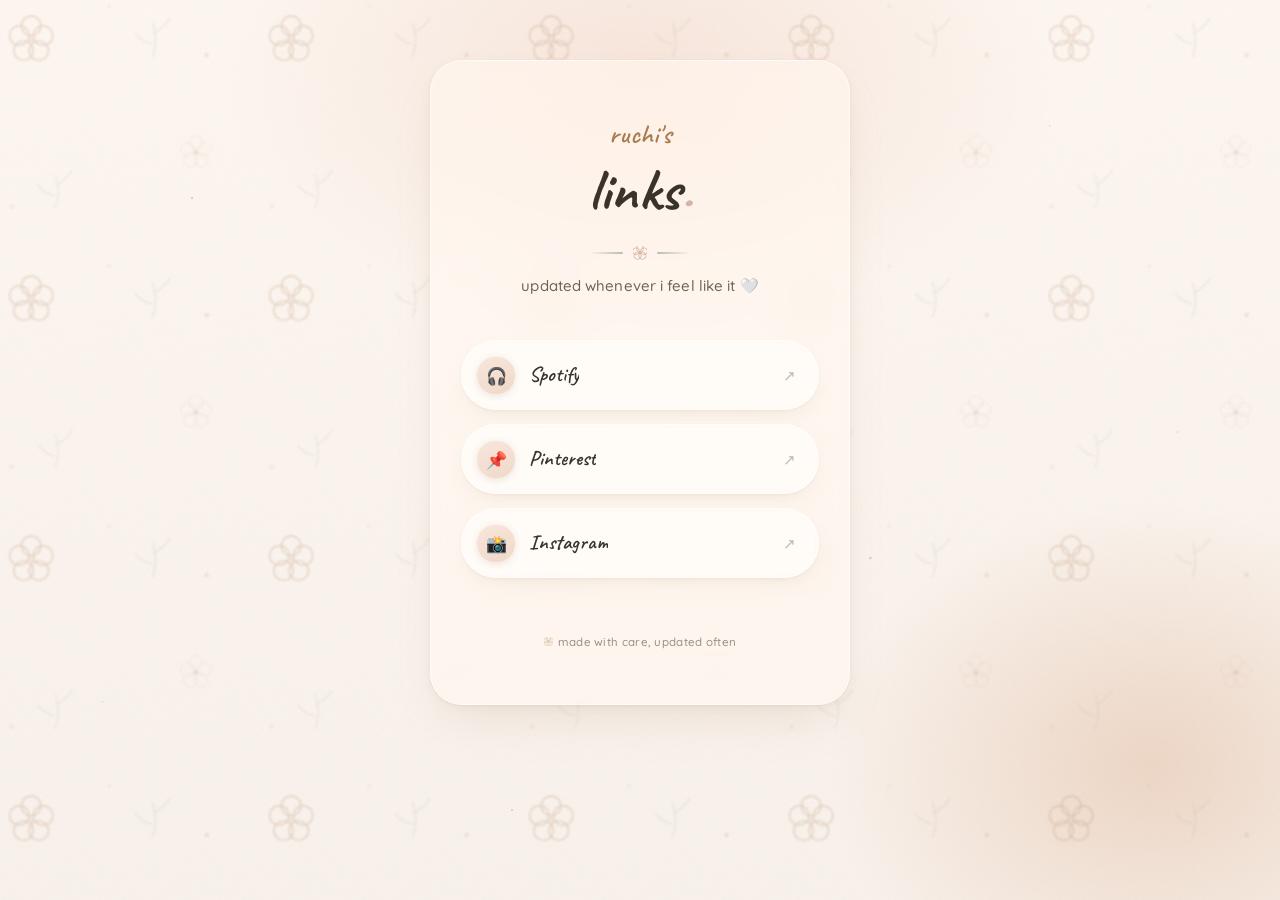
<file: index.html>
<!DOCTYPE html>
<html lang="en">
<head>
<meta charset="UTF-8" />
<meta name="viewport" content="width=device-width, initial-scale=1.0" />
<title>ruchi ✿</title>
<meta name="description" content="ruchi's links" />
<link rel="preconnect" href="https://fonts.googleapis.com">
<link rel="preconnect" href="https://fonts.gstatic.com" crossorigin>
<link href="https://fonts.googleapis.com/css2?family=Caveat:wght@500;600;700&family=Quicksand:wght@400;500;600;700&display=swap" rel="stylesheet">
<link rel="stylesheet" href="style.css" />
</head>
<body>

  <div class="flowers"></div>
  <div class="grain"></div>

  <main class="page">

    <header class="intro">
      <p class="eyebrow">ruchi's</p>
      <h1 class="name">links<span class="dot">.</span></h1>
      <div class="rule">
        <span></span>
        <svg class="rule-flower" width="14" height="14" viewBox="0 0 24 24" fill="none" xmlns="http://www.w3.org/2000/svg">
          <g stroke="currentColor" stroke-width="1.4">
            <circle r="6" cx="12" cy="4.5"/>
            <circle r="6" cx="18.7" cy="9"/>
            <circle r="6" cx="16.1" cy="16.8"/>
            <circle r="6" cx="7.9" cy="16.8"/>
            <circle r="6" cx="5.3" cy="9"/>
          </g>
          <circle cx="12" cy="12" r="1.6" fill="currentColor"/>
        </svg>
        <span></span>
      </div>
      <p class="tagline" id="tagline"></p>
    </header>

    <section class="links" id="linkList" aria-label="Links">
      <!-- filled in by links.js -->
    </section>

    <footer class="footer">
      <p>made with care, updated often</p>
    </footer>

  </main>

  <script src="app.js"></script>
</body>
</html>
</file>
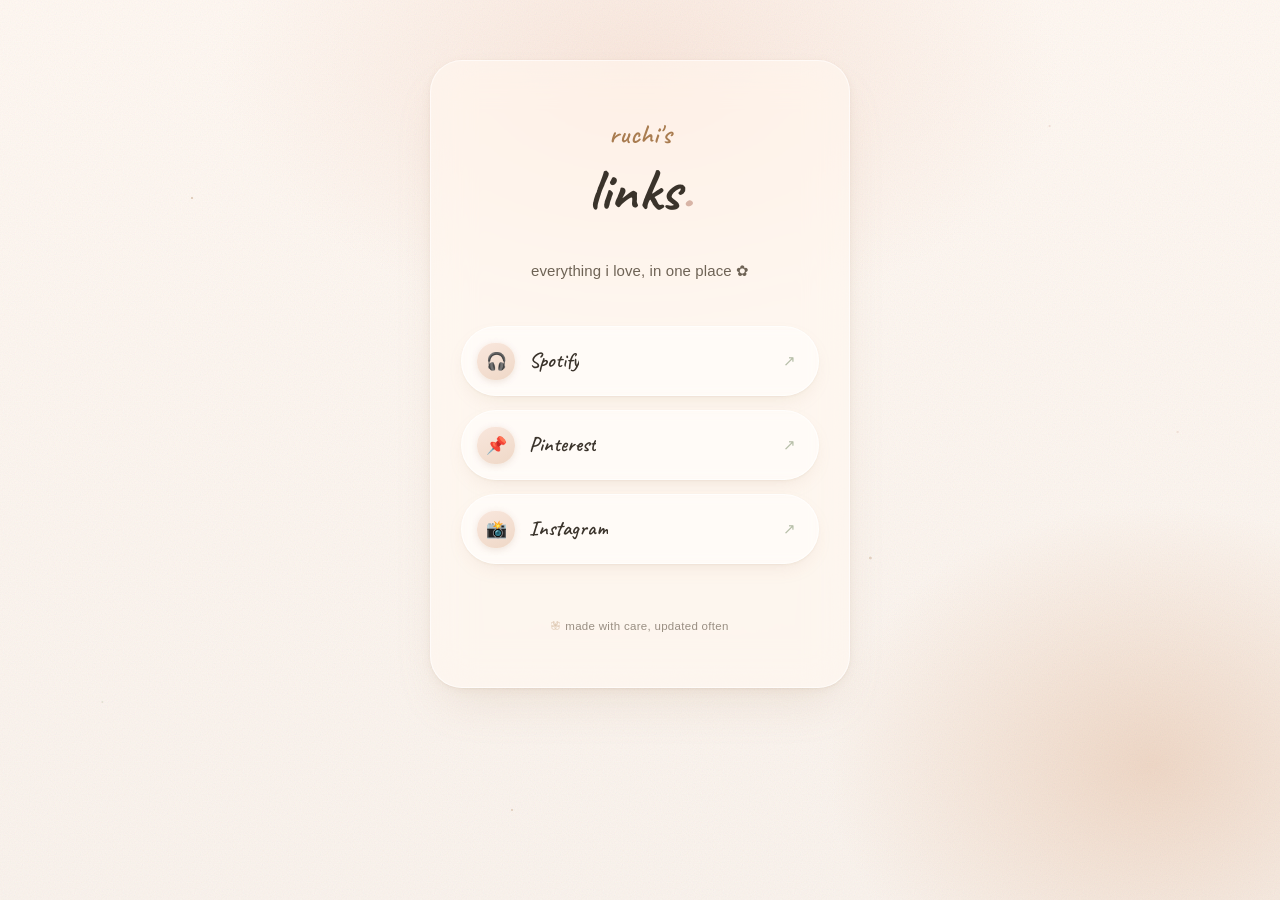
<file: index_1.html>
<!DOCTYPE html>
<html lang="en">
<head>
<meta charset="UTF-8" />
<meta name="viewport" content="width=device-width, initial-scale=1.0" />
<title>ruchi ✿</title>
<meta name="description" content="ruchi's links" />
<link rel="preconnect" href="https://fonts.googleapis.com">
<link rel="preconnect" href="https://fonts.gstatic.com" crossorigin>
<link href="https://fonts.googleapis.com/css2?family=Caveat:wght@500;600&family=Manrope:wght@400;500;600;700&display=swap" rel="stylesheet">
<link rel="stylesheet" href="style.css" />
</head>
<body>

  <div class="grain"></div>

  <main class="page">

    <header class="intro">
      <p class="eyebrow">ruchi's</p>
      <h1 class="name">links<span class="dot">.</span></h1>
      <div class="rule"></div>
      <p class="tagline" id="tagline"></p>
    </header>

    <section class="links" id="linkList" aria-label="Links">
      <!-- filled in by links.js -->
    </section>

    <footer class="footer">
      <p>made with care, updated often</p>
    </footer>

  </main>

  <script src="app.js"></script>
</body>
</html>
</file>
<file: style.css>
/* ---------------------------------------------
   Design tokens — soft pastel, warm stationery palette
--------------------------------------------- */

:root{
  --cream: #FFF8F2;
  --cream-2: #FAF3ED;
  --peach: #F9E7DD;
  --tan: #EFD8C7;
  --mocha-pale: #D6BFA8;

  --ink: #3A332B;
  --ink-soft: #6E6355;

  --mocha: #A97C50;
  --rose: #D8B4A6;
  --sage: #B7BFA8;

  --glass: rgba(255, 248, 242, 0.6);
  --glass-hover: rgba(255, 248, 242, 0.82);
  --glass-border: rgba(255, 255, 255, 0.6);

  --shadow-warm: rgba(180, 150, 120, 0.1);
  --shadow-warm-deep: rgba(180, 150, 120, 0.22);
}

*{ box-sizing: border-box; }

html, body{
  margin:0;
  padding:0;
  min-height:100%;
}

body{
  color: var(--ink);
  font-family: 'Quicksand', -apple-system, BlinkMacSystemFont, sans-serif;
  -webkit-font-smoothing: antialiased;
  position: relative;
  overflow-x: hidden;
  padding: 28px 16px 48px;

  /* warm radial glow at top-center, sitting over a soft cream gradient */
  background:
    radial-gradient(ellipse 700px 420px at 50% 8%, var(--peach) 0%, transparent 60%),
    radial-gradient(ellipse 500px 400px at 90% 85%, var(--tan) 0%, transparent 65%),
    linear-gradient(180deg, var(--cream) 0%, var(--cream-2) 100%);
}

/* tiny twinkling sparkles, kept faint so they never distract */
body::before{
  content: "";
  position: fixed;
  inset: 0;
  pointer-events: none;
  z-index: 0;
  opacity: 0.55;
  background-image:
    radial-gradient(1.6px 1.6px at 15% 22%, rgba(169,124,80,0.55) 50%, transparent 100%),
    radial-gradient(1.4px 1.4px at 82% 14%, rgba(216,180,166,0.6) 50%, transparent 100%),
    radial-gradient(1.8px 1.8px at 68% 62%, rgba(169,124,80,0.5) 50%, transparent 100%),
    radial-gradient(1.3px 1.3px at 8% 78%, rgba(183,191,168,0.55) 50%, transparent 100%),
    radial-gradient(1.5px 1.5px at 92% 48%, rgba(216,180,166,0.5) 50%, transparent 100%),
    radial-gradient(1.4px 1.4px at 40% 90%, rgba(169,124,80,0.45) 50%, transparent 100%);
  animation: twinkle 5s ease-in-out infinite;
}

@keyframes twinkle{
  0%, 100%{ opacity: 0.35; }
  50%{ opacity: 0.7; }
}

/* subtle paper grain, kept very quiet under the glow */
.grain{
  position: fixed;
  inset: 0;
  pointer-events: none;
  z-index: 0;
  opacity: 0.18;
  background-image: url("data:image/svg+xml,%3Csvg xmlns='http://www.w3.org/2000/svg' width='120' height='120'%3E%3Cfilter id='n'%3E%3CfeTurbulence type='fractalNoise' baseFrequency='0.85' numOctaves='2' stitchTiles='stitch'/%3E%3C/filter%3E%3Crect width='100%25' height='100%25' filter='url(%23n)' opacity='0.5'/%3E%3C/svg%3E");
  mix-blend-mode: multiply;
}

/* hand-drawn flowers & sprigs — softened, blurred, pushed further back */
.flowers{
  position: fixed;
  inset: -10px;
  pointer-events: none;
  z-index: 0;
  opacity: 0.4;
  filter: blur(1.1px);
  background-image: url("[data-uri]");
  background-size: 260px 260px;
  background-repeat: repeat;
}

/* ---------- glass card ---------- */

.page{
  position: relative;
  z-index: 1;
  max-width: 420px;
  margin: 32px auto 0;
  padding: 56px 30px 44px;
  border-radius: 32px;
  background: var(--glass);
  backdrop-filter: blur(20px) saturate(140%);
  -webkit-backdrop-filter: blur(20px) saturate(140%);
  border: 1px solid var(--glass-border);
  box-shadow:
    0 1px 2px var(--shadow-warm),
    0 2px 8px var(--shadow-warm),
    0 24px 48px -16px var(--shadow-warm-deep);
  display: flex;
  flex-direction: column;
  animation: cardIn 700ms cubic-bezier(0.16, 1, 0.3, 1) both;
}

@keyframes cardIn{
  from{ opacity: 0; transform: translateY(14px); }
  to{ opacity: 1; transform: translateY(0); }
}

/* ---------- header ---------- */

.intro{
  text-align: center;
  margin-bottom: 44px;
}

.eyebrow{
  font-family: 'Caveat', cursive;
  font-size: 27px;
  font-weight: 600;
  color: var(--mocha);
  margin: 0 0 2px;
  letter-spacing: 0.3px;
}

.name{
  font-family: 'Caveat', cursive;
  font-weight: 700;
  font-size: 58px;
  letter-spacing: 0.5px;
  margin: 0;
  color: var(--ink);
}

.name .dot{
  color: var(--rose);
}

.rule{
  display: flex;
  align-items: center;
  justify-content: center;
  gap: 10px;
  width: 110px;
  margin: 20px auto 16px;
  animation: growLine 900ms ease-out both;
}

@keyframes growLine{
  from{ opacity: 0; transform: scaleX(0.4); }
  to{ opacity: 1; transform: scaleX(1); }
}

.rule span{
  flex: 1;
  height: 1.5px;
  background: linear-gradient(90deg, transparent, var(--sage));
  border-radius: 2px;
  max-width: 34px;
}

.rule span:last-child{
  background: linear-gradient(90deg, var(--sage), transparent);
}

.rule-flower{
  color: var(--rose);
  flex-shrink: 0;
  animation: floatSlow 4.5s ease-in-out infinite;
}

@keyframes floatSlow{
  0%, 100%{ transform: translateY(0); }
  50%{ transform: translateY(-2.5px); }
}

.tagline{
  font-size: 15px;
  font-weight: 500;
  color: var(--ink-soft);
  margin: 0;
  min-height: 20px;
  letter-spacing: 0.1px;
}

/* ---------- links ---------- */

.links{
  display: flex;
  flex-direction: column;
  gap: 14px;
  flex: 1;
}

.link-card{
  position: relative;
  display: flex;
  align-items: center;
  gap: 14px;
  background: rgba(255, 255, 255, 0.45);
  border: 1px solid rgba(255, 255, 255, 0.7);
  border-radius: 999px;
  padding: 15px 22px 15px 15px;
  text-decoration: none;
  color: var(--ink);
  box-shadow:
    0 1px 2px var(--shadow-warm),
    0 8px 20px -8px var(--shadow-warm-deep);
  backdrop-filter: blur(6px);
  -webkit-backdrop-filter: blur(6px);
  transition: transform 380ms cubic-bezier(0.16, 1, 0.3, 1),
              box-shadow 380ms cubic-bezier(0.16, 1, 0.3, 1),
              background 380ms ease,
              border-color 380ms ease;
  opacity: 0;
  transform: translateY(10px);
  animation: riseIn 600ms cubic-bezier(0.16, 1, 0.3, 1) forwards;
}

@keyframes riseIn{
  to{ opacity: 1; transform: translateY(0); }
}

.link-card:hover{
  transform: translateY(-3px);
  background: var(--glass-hover);
  border-color: rgba(255, 255, 255, 0.9);
  box-shadow:
    0 2px 4px var(--shadow-warm),
    0 16px 32px -10px var(--shadow-warm-deep);
}

.link-card:active{
  transform: translateY(-1px);
}

.link-emoji{
  font-size: 17px;
  line-height: 1;
  flex-shrink: 0;
  display: flex;
  align-items: center;
  justify-content: center;
  width: 38px;
  height: 38px;
  border-radius: 18px;
  background: linear-gradient(155deg, var(--peach), var(--tan));
  box-shadow: 0 2px 6px var(--shadow-warm-deep), inset 0 1px 0 rgba(255,255,255,0.6);
  transition: transform 380ms cubic-bezier(0.16, 1, 0.3, 1);
}

.link-card:hover .link-emoji{
  transform: scale(1.08);
}

.link-body{
  display: flex;
  flex-direction: column;
  gap: 2px;
  min-width: 0;
}

.link-title{
  font-family: 'Caveat', cursive;
  font-size: 21px;
  font-weight: 600;
  color: var(--ink);
  white-space: nowrap;
  overflow: hidden;
  text-overflow: ellipsis;
  line-height: 1.1;
}

.link-tag{
  font-size: 11px;
  font-weight: 500;
  color: var(--mocha);
  text-transform: lowercase;
  letter-spacing: 0.3px;
}

.link-arrow{
  margin-left: auto;
  color: var(--sage);
  font-size: 15px;
  flex-shrink: 0;
  transition: transform 380ms cubic-bezier(0.16, 1, 0.3, 1);
}

.link-card:hover .link-arrow{
  transform: translate(4px, -4px);
}

/* empty state */
.empty-state{
  text-align: center;
  padding: 40px 20px;
  color: var(--ink-soft);
  font-size: 14px;
  border: 1px dashed rgba(169, 124, 80, 0.3);
  border-radius: 24px;
  background: rgba(255, 255, 255, 0.3);
}

/* ---------- footer ---------- */

.footer{
  text-align: center;
  margin-top: 44px;
}

.footer p{
  font-size: 11.5px;
  font-weight: 500;
  color: var(--ink-soft);
  opacity: 0.7;
  letter-spacing: 0.3px;
  display: inline-flex;
  align-items: center;
  gap: 5px;
}

.footer p::before{
  content: "";
  display: inline-block;
  width: 9px;
  height: 9px;
  background-image: url("data:image/svg+xml,%3Csvg xmlns='http://www.w3.org/2000/svg' viewBox='0 0 24 24'%3E%3Cg fill='none' stroke='%23A97C50' stroke-width='1.6'%3E%3Ccircle r='6' cx='12' cy='4.5'/%3E%3Ccircle r='6' cx='18.7' cy='9'/%3E%3Ccircle r='6' cx='16.1' cy='16.8'/%3E%3Ccircle r='6' cx='7.9' cy='16.8'/%3E%3Ccircle r='6' cx='5.3' cy='9'/%3E%3C/g%3E%3C/svg%3E");
  background-size: contain;
  background-repeat: no-repeat;
  opacity: 0.6;
}

/* ---------- accessibility ---------- */

.link-card:focus-visible{
  outline: 2px solid var(--mocha);
  outline-offset: 3px;
}

@media (prefers-reduced-motion: reduce){
  .link-card, .rule, .page, body::before, .rule-flower{
    animation: none !important;
    opacity: 1;
    transform: none;
  }
}

@media (max-width: 380px){
  .page{
    margin: 16px auto 0;
    padding: 44px 20px 36px;
    border-radius: 26px;
  }
  .name{ font-size: 46px; }
}
</file>
